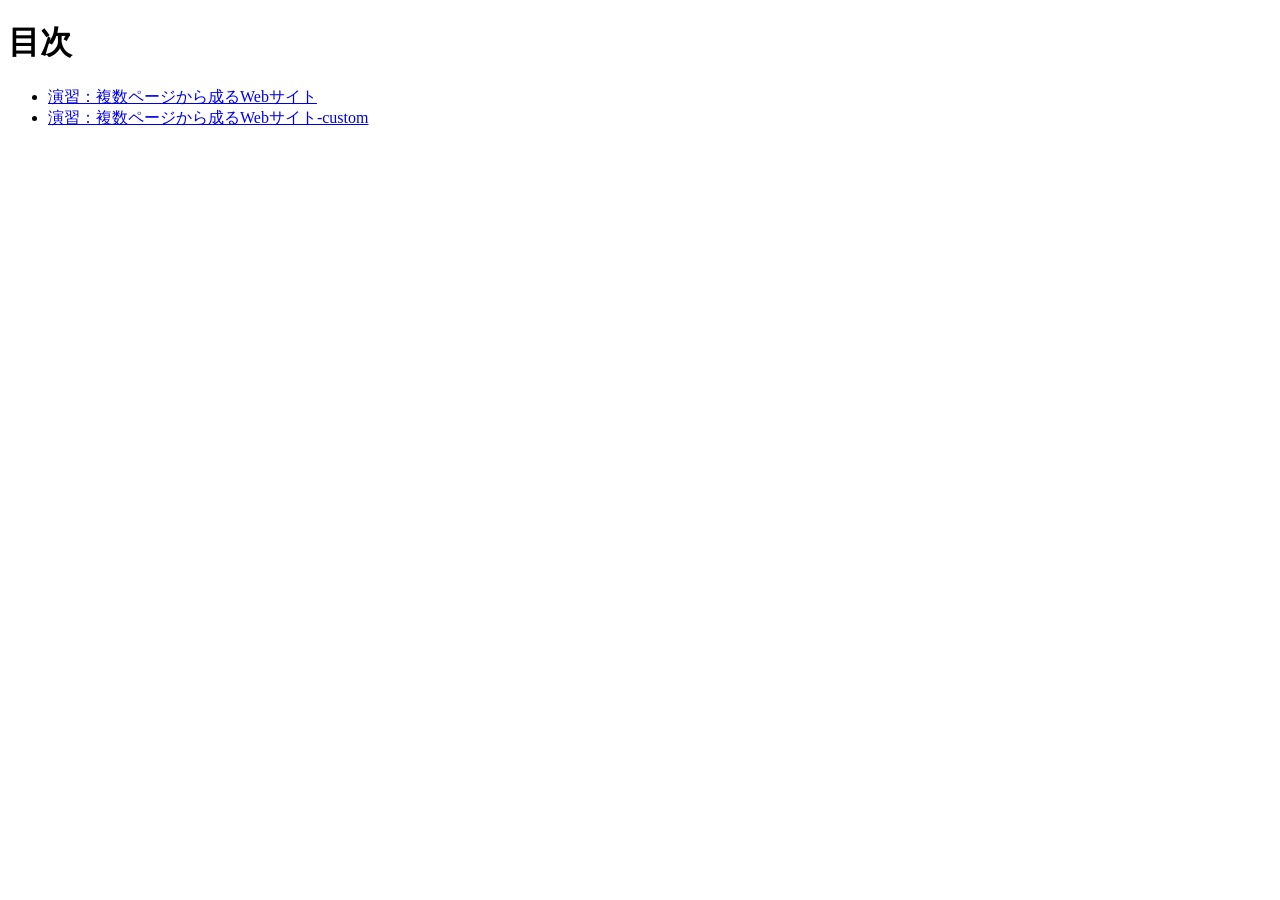
<file: index.html>
<!doctype html>
<html lang="ja">
  <head>
    <meta charset="utf-8">
    <title>20261112-hc</title>
  </head>

  <body>
    <h1>目次</h1>

    <ul>
      <li><a href="id-class/index.html">演習：複数ページから成るWebサイト</a></li>
      <li><a href="id-class/index.html">演習：複数ページから成るWebサイト-custom</a></li>
    </ul>
  </body>
</html>
</file>
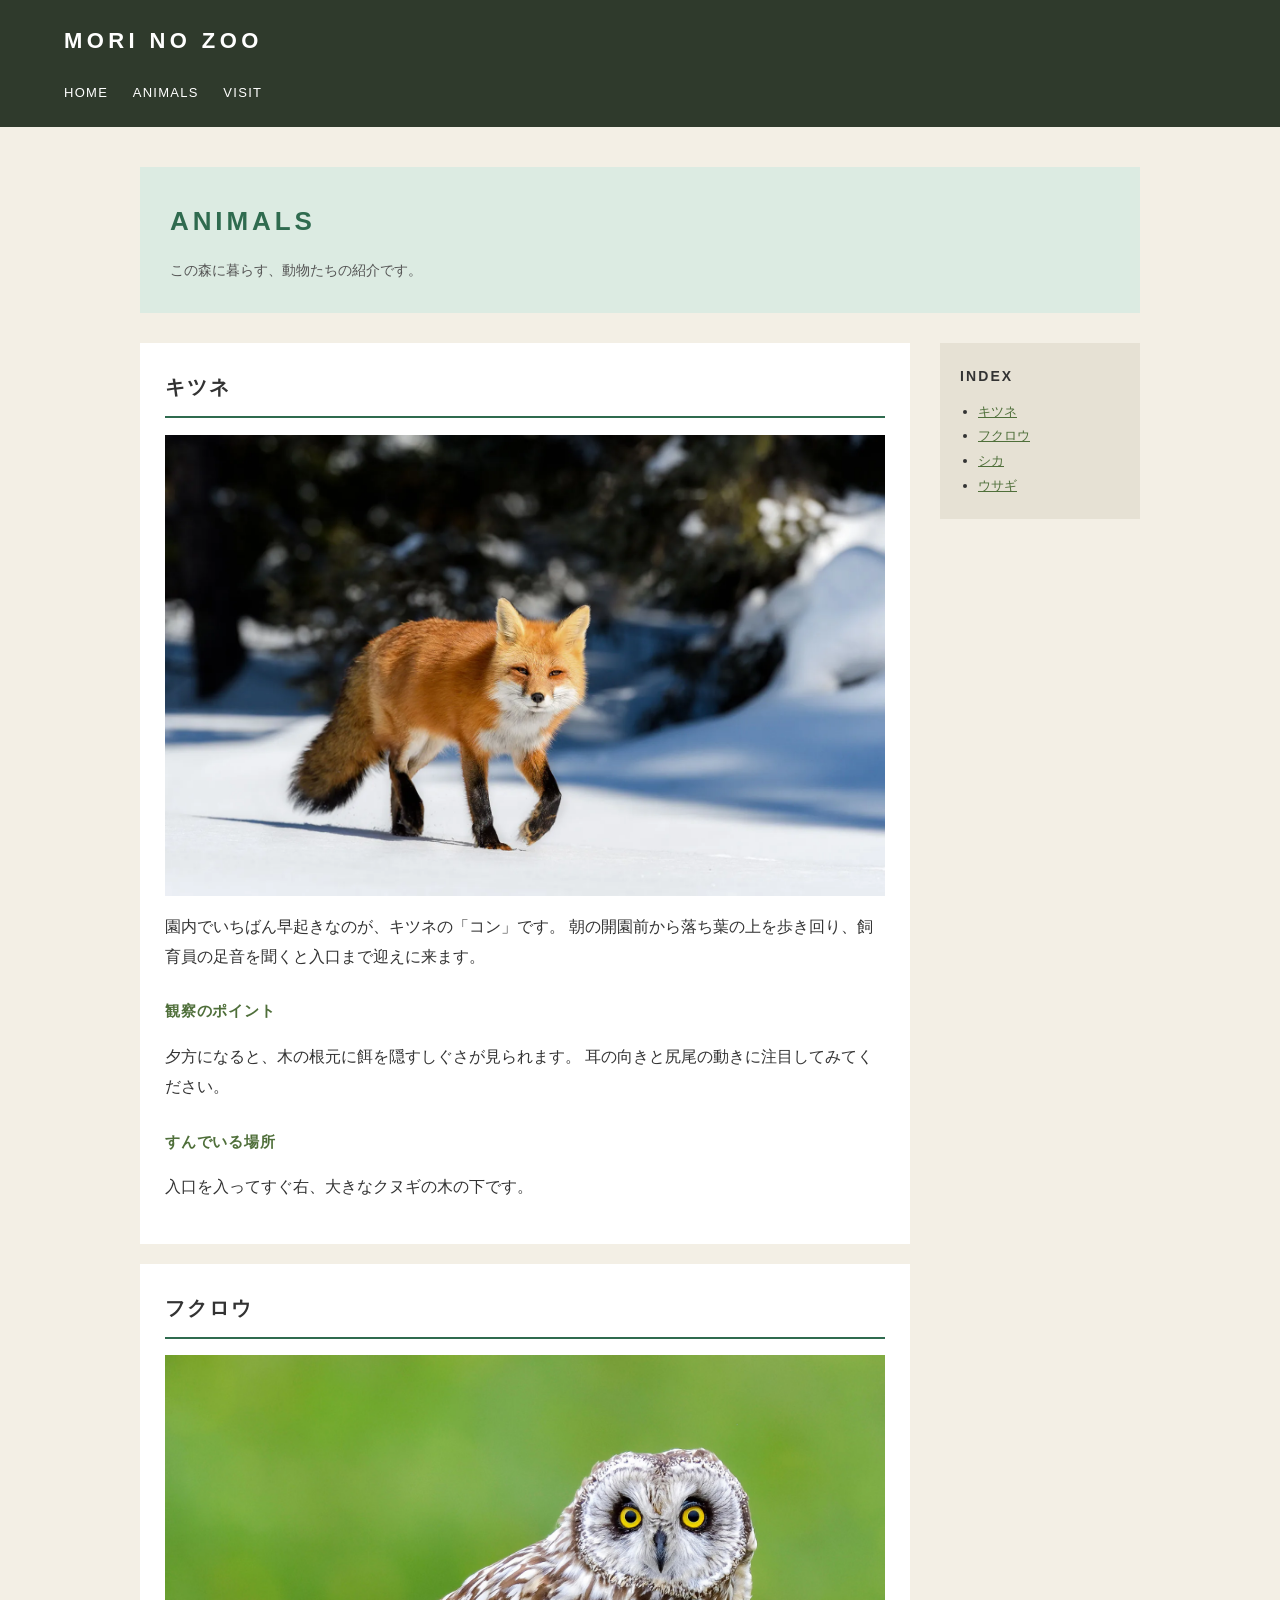
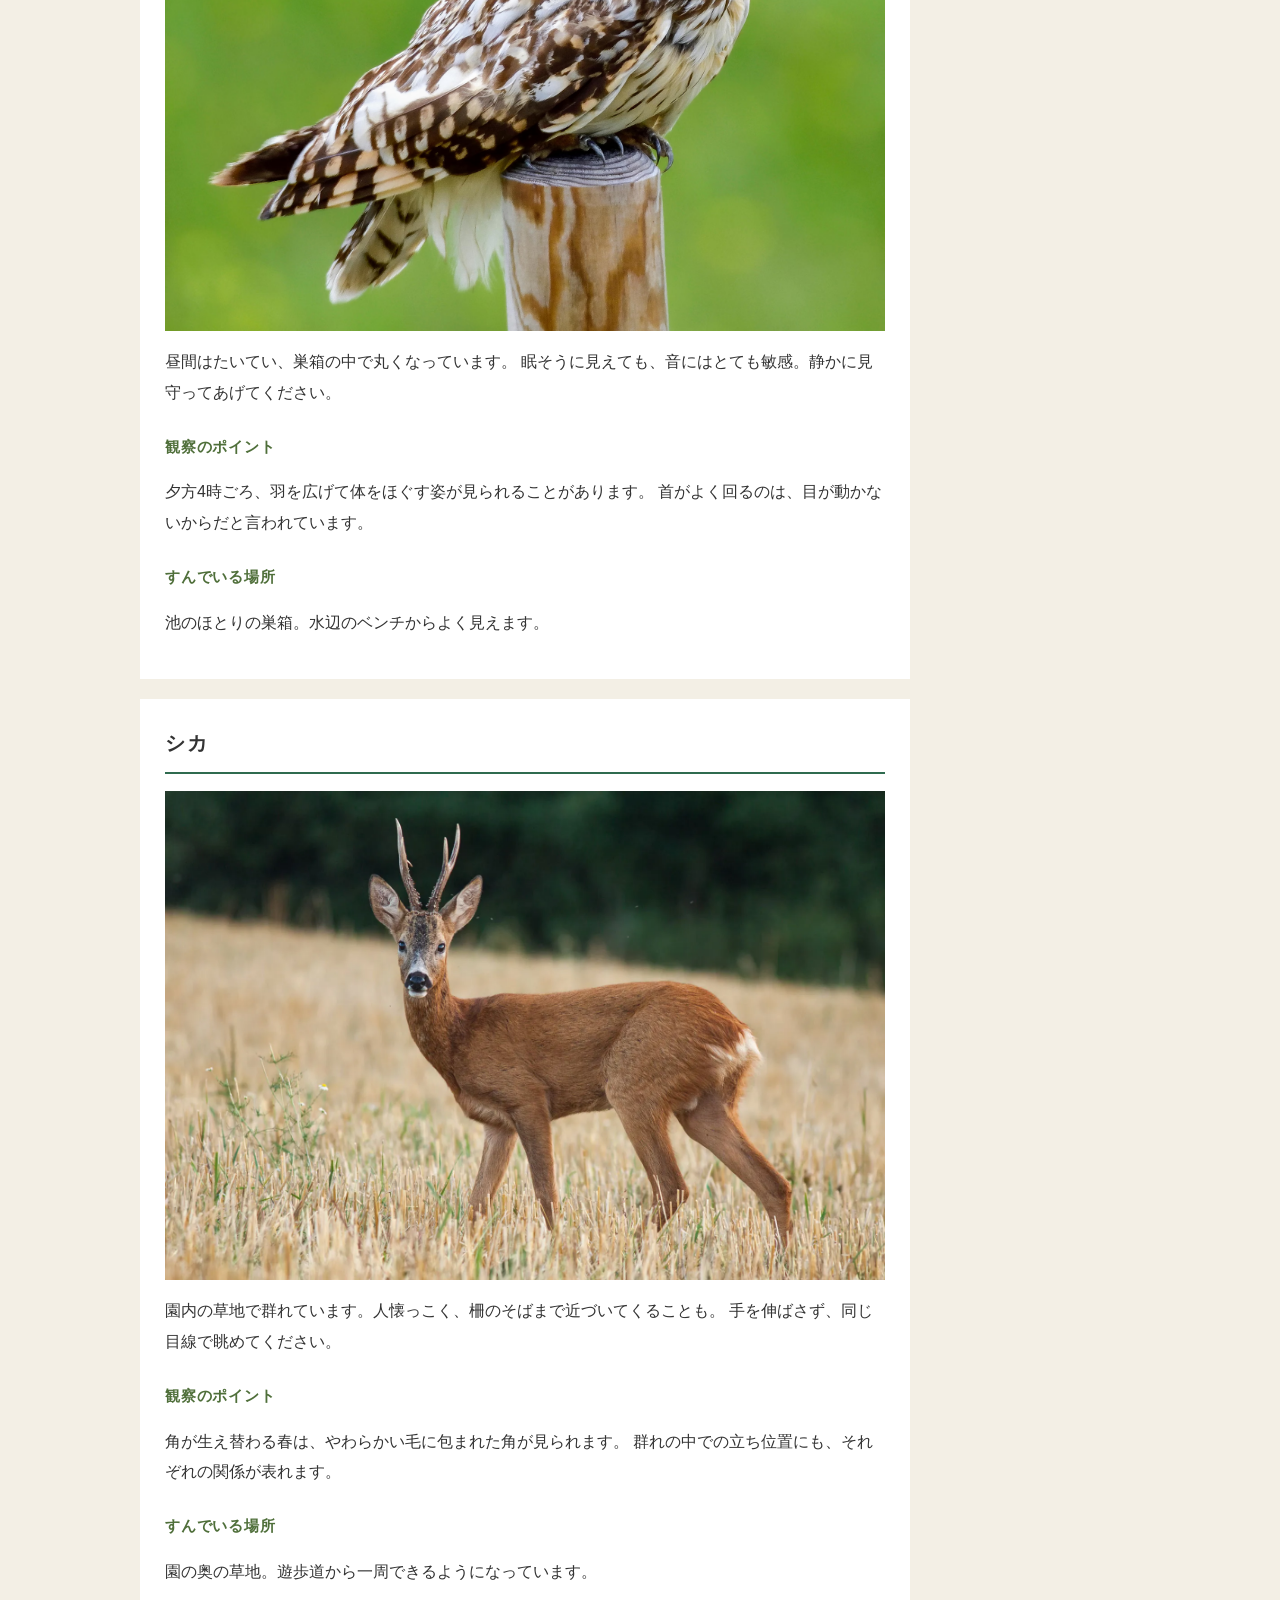
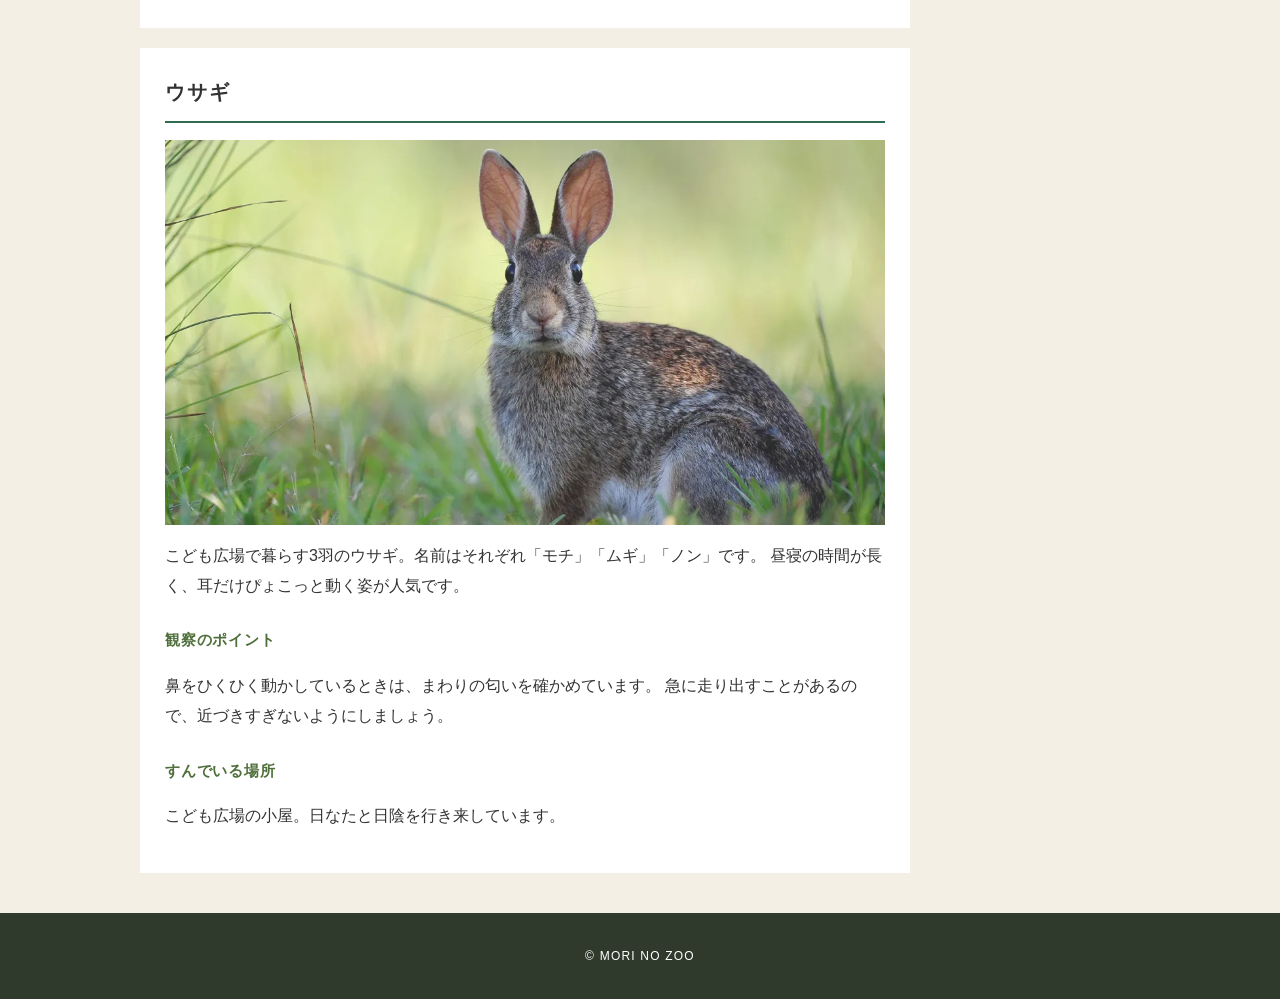
<file: id-class-custom/page01.html>
<!DOCTYPE html>
<html lang="ja">

<head>
  <meta charset="UTF-8">
  <meta name="viewport" content="width=device-width, initial-scale=1.0">
  <title>ANIMALS - 森の動物園</title>
  <link rel="stylesheet" href="style.css">
</head>

<body id="page01" class="lower">
  <header>
    <h1>MORI NO ZOO</h1>
    <nav>
      <a href="index.html">HOME</a>
      <a href="page01.html">ANIMALS</a>
      <a href="page02.html">VISIT</a>
    </nav>
  </header>

  <main>
    <section class="page-heading">
      <h2>ANIMALS</h2>
      <p>この森に暮らす、動物たちの紹介です。</p>
    </section>

    <div class="layout">
      <article>
        <section id="fox">
          <h2>キツネ</h2>
          <img src="img/fox.webp" alt="キツネ">
          <p>園内でいちばん早起きなのが、キツネの「コン」です。
            朝の開園前から落ち葉の上を歩き回り、飼育員の足音を聞くと入口まで迎えに来ます。</p>

          <h3>観察のポイント</h3>
          <p>夕方になると、木の根元に餌を隠すしぐさが見られます。
            耳の向きと尻尾の動きに注目してみてください。</p>

          <h3>すんでいる場所</h3>
          <p>入口を入ってすぐ右、大きなクヌギの木の下です。</p>
        </section>

        <section id="owl">
          <h2>フクロウ</h2>
          <img src="img/owl.avif" alt="フクロウ">
          <p>昼間はたいてい、巣箱の中で丸くなっています。
            眠そうに見えても、音にはとても敏感。静かに見守ってあげてください。</p>

          <h3>観察のポイント</h3>
          <p>夕方4時ごろ、羽を広げて体をほぐす姿が見られることがあります。
            首がよく回るのは、目が動かないからだと言われています。</p>

          <h3>すんでいる場所</h3>
          <p>池のほとりの巣箱。水辺のベンチからよく見えます。</p>
        </section>

        <section id="deer">
          <h2>シカ</h2>
          <img src="img/deer.webp" alt="シカ">
          <p>園内の草地で群れています。人懐っこく、柵のそばまで近づいてくることも。
            手を伸ばさず、同じ目線で眺めてください。</p>

          <h3>観察のポイント</h3>
          <p>角が生え替わる春は、やわらかい毛に包まれた角が見られます。
            群れの中での立ち位置にも、それぞれの関係が表れます。</p>

          <h3>すんでいる場所</h3>
          <p>園の奥の草地。遊歩道から一周できるようになっています。</p>
        </section>

        <section id="rabbit">
          <h2>ウサギ</h2>
          <img src="img/rabbit.webp" alt="ウサギ">
          <p>こども広場で暮らす3羽のウサギ。名前はそれぞれ「モチ」「ムギ」「ノン」です。
            昼寝の時間が長く、耳だけぴょこっと動く姿が人気です。</p>

          <h3>観察のポイント</h3>
          <p>鼻をひくひく動かしているときは、まわりの匂いを確かめています。
            急に走り出すことがあるので、近づきすぎないようにしましょう。</p>

          <h3>すんでいる場所</h3>
          <p>こども広場の小屋。日なたと日陰を行き来しています。</p>
        </section>
      </article>

      <aside>
        <h2>INDEX</h2>
        <ul>
          <li><a href="#fox">キツネ</a></li>
          <li><a href="#owl">フクロウ</a></li>
          <li><a href="#deer">シカ</a></li>
          <li><a href="#rabbit">ウサギ</a></li>
        </ul>
      </aside>
    </div>
  </main>

  <footer>
    <p>&copy; MORI NO ZOO</p>
  </footer>
</body>

</html>
</file>
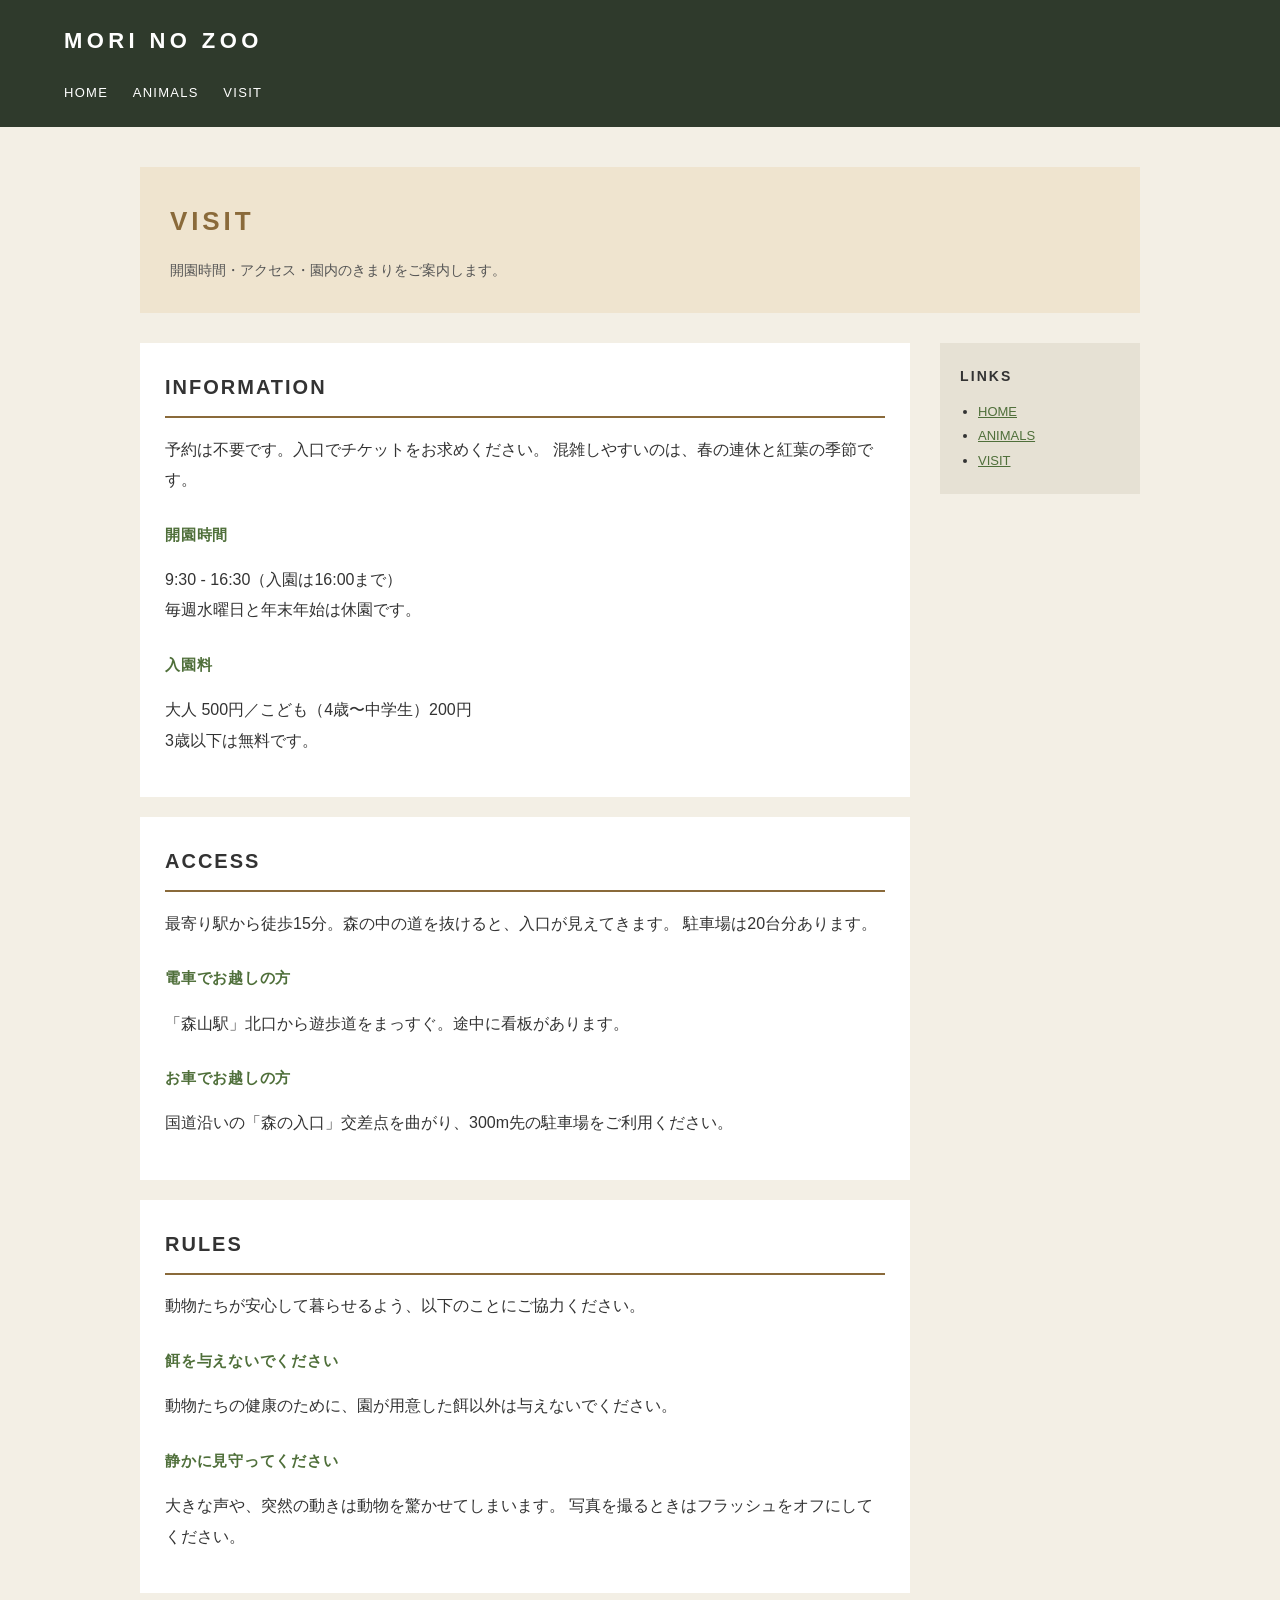
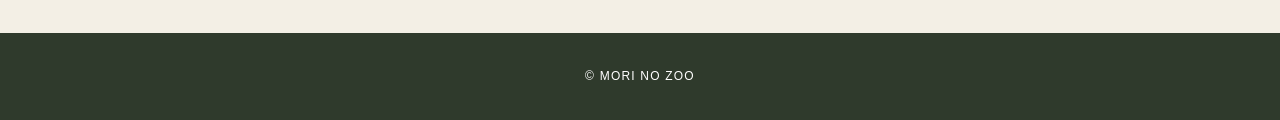
<file: id-class-custom/page02.html>
<!DOCTYPE html>
<html lang="ja">

<head>
  <meta charset="UTF-8">
  <meta name="viewport" content="width=device-width, initial-scale=1.0">
  <title>VISIT - 森の動物園</title>
  <link rel="stylesheet" href="style.css">
</head>

<body id="page02" class="lower">
  <header>
    <h1>MORI NO ZOO</h1>
    <nav>
      <a href="index.html">HOME</a>
      <a href="page01.html">ANIMALS</a>
      <a href="page02.html">VISIT</a>
    </nav>
  </header>

  <main>
    <section class="page-heading">
      <h2>VISIT</h2>
      <p>開園時間・アクセス・園内のきまりをご案内します。</p>
    </section>

    <div class="layout">
      <article>
        <section>
          <h2>INFORMATION</h2>
          <p>予約は不要です。入口でチケットをお求めください。
            混雑しやすいのは、春の連休と紅葉の季節です。</p>

          <h3>開園時間</h3>
          <p>9:30 - 16:30（入園は16:00まで）<br>
            毎週水曜日と年末年始は休園です。</p>

          <h3>入園料</h3>
          <p>大人 500円／こども（4歳〜中学生）200円<br>
            3歳以下は無料です。</p>
        </section>

        <section>
          <h2>ACCESS</h2>
          <p>最寄り駅から徒歩15分。森の中の道を抜けると、入口が見えてきます。
            駐車場は20台分あります。</p>

          <h3>電車でお越しの方</h3>
          <p>「森山駅」北口から遊歩道をまっすぐ。途中に看板があります。</p>

          <h3>お車でお越しの方</h3>
          <p>国道沿いの「森の入口」交差点を曲がり、300m先の駐車場をご利用ください。</p>
        </section>

        <section>
          <h2>RULES</h2>
          <p>動物たちが安心して暮らせるよう、以下のことにご協力ください。</p>

          <h3>餌を与えないでください</h3>
          <p>動物たちの健康のために、園が用意した餌以外は与えないでください。</p>

          <h3>静かに見守ってください</h3>
          <p>大きな声や、突然の動きは動物を驚かせてしまいます。
            写真を撮るときはフラッシュをオフにしてください。</p>
        </section>
      </article>

      <aside>
        <h2>LINKS</h2>
        <ul>
          <li><a href="index.html">HOME</a></li>
          <li><a href="page01.html">ANIMALS</a></li>
          <li><a href="page02.html">VISIT</a></li>
        </ul>
      </aside>
    </div>
  </main>

  <footer>
    <p>&copy; MORI NO ZOO</p>
  </footer>
</body>

</html>
</file>
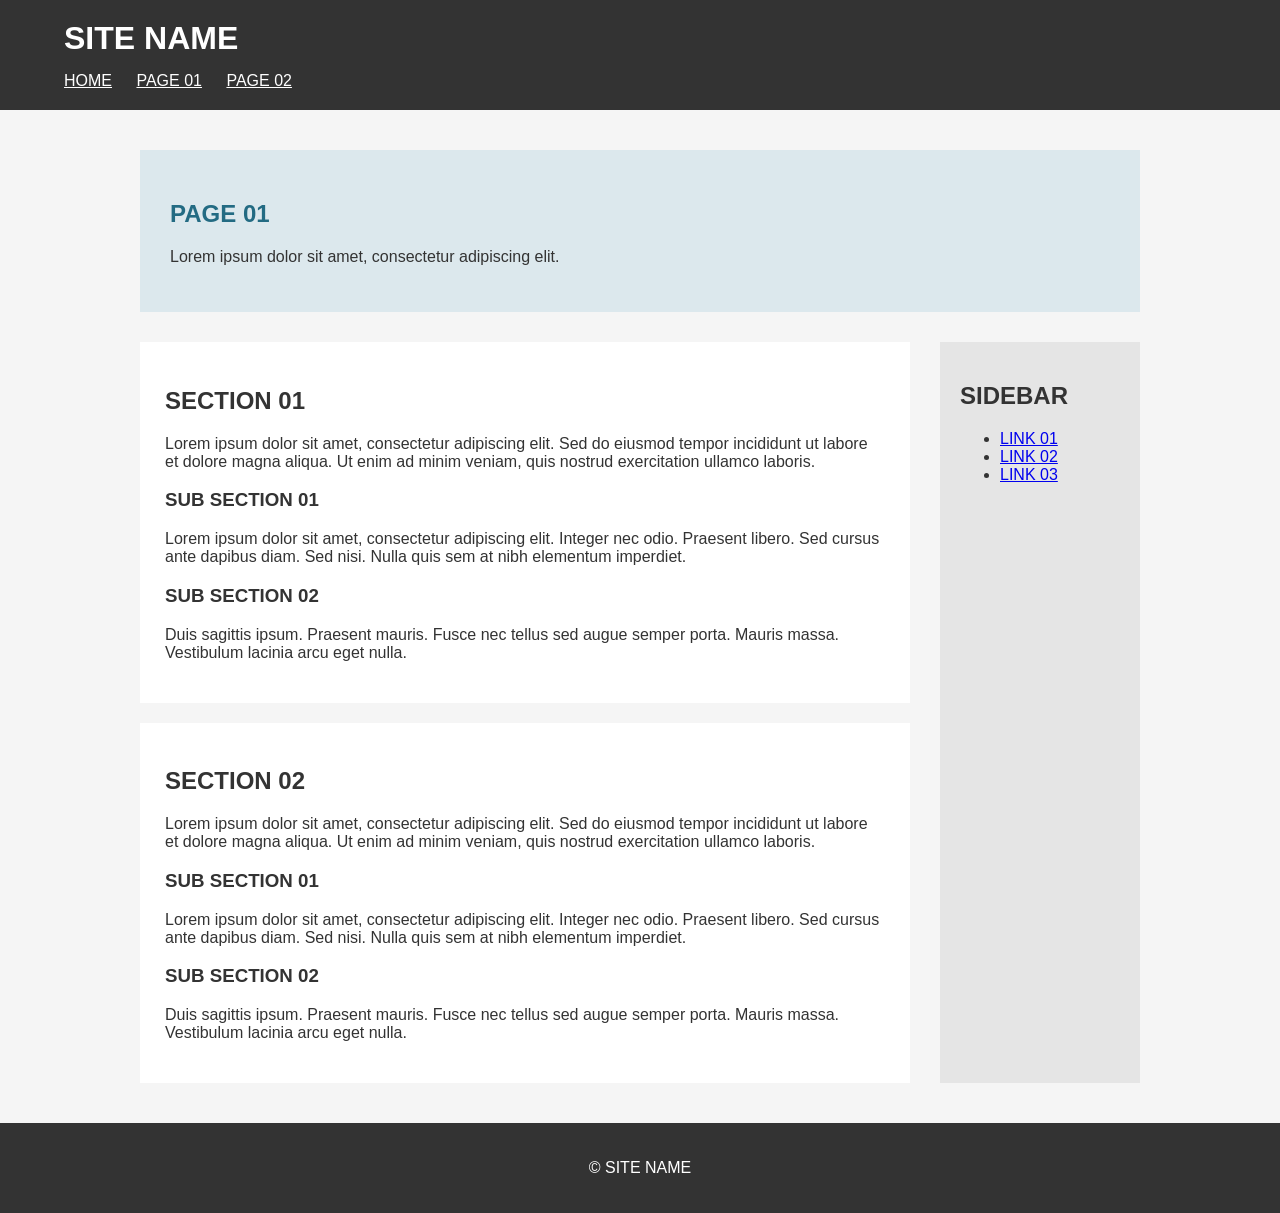
<file: id-class/page01.html>
<!DOCTYPE html>
<html lang="ja">

<head>
  <meta charset="UTF-8">
  <title>PAGE 01</title>
  <link rel="stylesheet" href="style.css">
</head>

<body id="page01" class="lower">
  <header>
    <h1>SITE NAME</h1>
    <nav>
      <a href="index.html">HOME</a>
      <a href="page01.html">PAGE 01</a>
      <a href="page02.html">PAGE 02</a>
    </nav>
  </header>

  <main>
    <section class="page-heading">
      <h2>PAGE 01</h2>
      <p>Lorem ipsum dolor sit amet, consectetur adipiscing elit.</p>
    </section>

    <div class="layout">
      <article>
        <section>
          <h2>SECTION 01</h2>
          <p>Lorem ipsum dolor sit amet, consectetur adipiscing elit.
            Sed do eiusmod tempor incididunt ut labore et dolore magna aliqua.
            Ut enim ad minim veniam, quis nostrud exercitation ullamco laboris.</p>

          <h3>SUB SECTION 01</h3>
          <p>Lorem ipsum dolor sit amet, consectetur adipiscing elit.
            Integer nec odio. Praesent libero. Sed cursus ante dapibus diam.
            Sed nisi. Nulla quis sem at nibh elementum imperdiet.</p>

          <h3>SUB SECTION 02</h3>
          <p>Duis sagittis ipsum. Praesent mauris. Fusce nec tellus sed augue
            semper porta. Mauris massa. Vestibulum lacinia arcu eget nulla.</p>
        </section>

        <section>
          <h2>SECTION 02</h2>
          <p>Lorem ipsum dolor sit amet, consectetur adipiscing elit.
            Sed do eiusmod tempor incididunt ut labore et dolore magna aliqua.
            Ut enim ad minim veniam, quis nostrud exercitation ullamco laboris.</p>

          <h3>SUB SECTION 01</h3>
          <p>Lorem ipsum dolor sit amet, consectetur adipiscing elit.
            Integer nec odio. Praesent libero. Sed cursus ante dapibus diam.
            Sed nisi. Nulla quis sem at nibh elementum imperdiet.</p>

          <h3>SUB SECTION 02</h3>
          <p>Duis sagittis ipsum. Praesent mauris. Fusce nec tellus sed augue
            semper porta. Mauris massa. Vestibulum lacinia arcu eget nulla.</p>
        </section>
      </article>

      <aside>
        <h2>SIDEBAR</h2>
        <ul>
          <li><a href="#">LINK 01</a></li>
          <li><a href="#">LINK 02</a></li>
          <li><a href="#">LINK 03</a></li>
        </ul>
      </aside>
    </div><!-- /.layout -->
  </main>

  <footer>
    <p>&copy; SITE NAME</p>
  </footer>
</body>

</html>
</file>
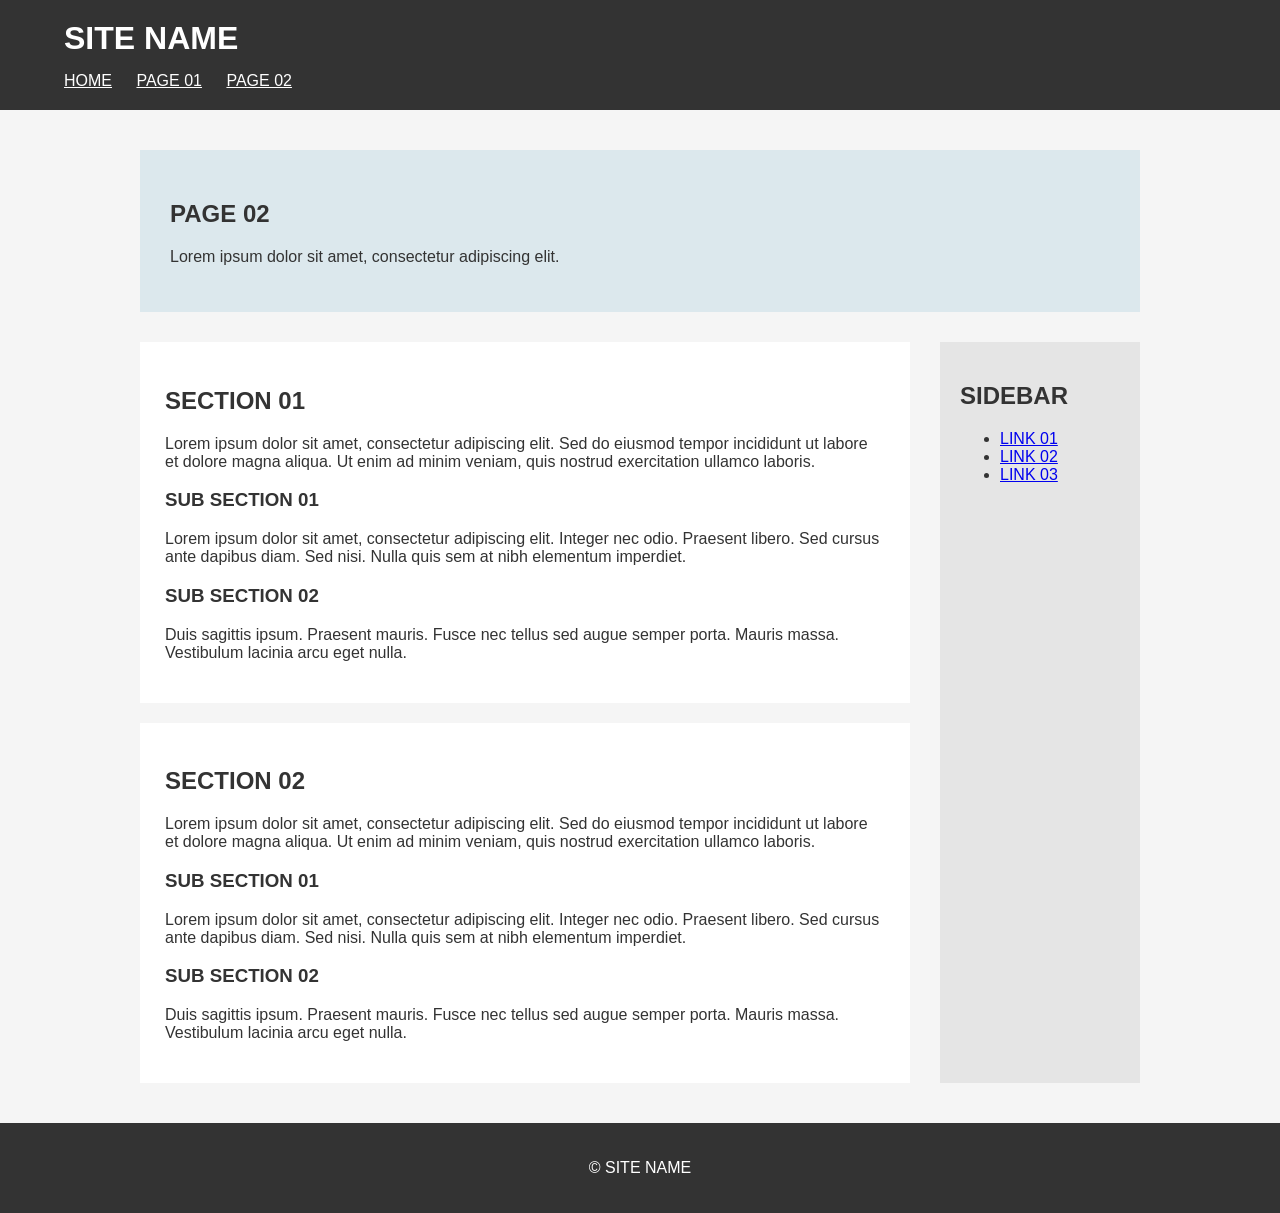
<file: id-class/page02.html>
<!DOCTYPE html>
<html lang="ja">

<head>
  <meta charset="UTF-8">
  <title>PAGE 02</title>
  <link rel="stylesheet" href="style.css">
</head>

<body id="page02" class="lower">
  <header>
    <h1>SITE NAME</h1>
    <nav>
      <a href="index.html">HOME</a>
      <a href="page01.html">PAGE 01</a>
      <a href="page02.html">PAGE 02</a>
    </nav>
  </header>

  <main>
    <section class="page-heading">
      <h2>PAGE 02</h2>
      <p>Lorem ipsum dolor sit amet, consectetur adipiscing elit.</p>
    </section>

    <div class="layout">
      <article>
        <section>
          <h2>SECTION 01</h2>
          <p>Lorem ipsum dolor sit amet, consectetur adipiscing elit.
            Sed do eiusmod tempor incididunt ut labore et dolore magna aliqua.
            Ut enim ad minim veniam, quis nostrud exercitation ullamco laboris.</p>

          <h3>SUB SECTION 01</h3>
          <p>Lorem ipsum dolor sit amet, consectetur adipiscing elit.
            Integer nec odio. Praesent libero. Sed cursus ante dapibus diam.
            Sed nisi. Nulla quis sem at nibh elementum imperdiet.</p>

          <h3>SUB SECTION 02</h3>
          <p>Duis sagittis ipsum. Praesent mauris. Fusce nec tellus sed augue
            semper porta. Mauris massa. Vestibulum lacinia arcu eget nulla.</p>
        </section>

        <section>
          <h2>SECTION 02</h2>
          <p>Lorem ipsum dolor sit amet, consectetur adipiscing elit.
            Sed do eiusmod tempor incididunt ut labore et dolore magna aliqua.
            Ut enim ad minim veniam, quis nostrud exercitation ullamco laboris.</p>

          <h3>SUB SECTION 01</h3>
          <p>Lorem ipsum dolor sit amet, consectetur adipiscing elit.
            Integer nec odio. Praesent libero. Sed cursus ante dapibus diam.
            Sed nisi. Nulla quis sem at nibh elementum imperdiet.</p>

          <h3>SUB SECTION 02</h3>
          <p>Duis sagittis ipsum. Praesent mauris. Fusce nec tellus sed augue
            semper porta. Mauris massa. Vestibulum lacinia arcu eget nulla.</p>
        </section>
      </article>

      <aside>
        <h2>SIDEBAR</h2>
        <ul>
          <li><a href="#">LINK 01</a></li>
          <li><a href="#">LINK 02</a></li>
          <li><a href="#">LINK 03</a></li>
        </ul>
      </aside>
    </div><!-- /.layout -->
  </main>

  <footer>
    <p>&copy; SITE NAME</p>
  </footer>
</body>

</html>
</file>
<file: id-class-custom/style.css>
@charset "utf-8";

* {
  box-sizing: border-box;
}

body {
  margin: 0;
  font-family: "Helvetica Neue", "Hiragino Sans", "Noto Sans JP", sans-serif;
  color: #333;
  line-height: 1.9;
  background: #f6f3ec;
}

main {
  width: 90%;
  max-width: 1000px;
  margin: 40px auto;
}

a {
  color: #4f6f3a;
}

img {
  display: block;
  max-width: 100%;
  height: auto;
}

header {
  padding: 20px 5%;
  background: #2f3a2c;
  color: #fff;
}

header h1 {
  margin: 0 0 15px;
  font-size: 22px;
  letter-spacing: 0.2em;
}

nav a {
  margin-right: 20px;
  color: #fff;
  text-decoration: none;
  font-size: 13px;
  letter-spacing: 0.1em;
}

nav a:hover {
  color: #c9d6b8;
  text-decoration: underline;
}

footer {
  padding: 20px;
  background: #2f3a2c;
  color: #fff;
  text-align: center;
  font-size: 12px;
  letter-spacing: 0.1em;
}

#home .main-visual {
  position: relative;
  text-align: center;
}

#home .main-visual img {
  width: 100%;
  height: auto;
  object-fit: contain;
}

#home .main-visual h2 {
  margin-top: 20px;
  font-size: 30px;
  letter-spacing: 0.08em;
}

#home .main-visual p {
  margin: 0;
  font-size: 14px;
  color: #666;
}

#home .contents {
  margin-top: 40px;
  padding: 30px;
  background: #ece7db;
}

#home .contents h2 {
  margin-top: 0;
  font-size: 18px;
  letter-spacing: 0.15em;
  color: #4f6f3a;
}

#home .contents h3 {
  margin-top: 30px;
  font-size: 15px;
  letter-spacing: 0.05em;
}

#home .contents a {
  display: inline-block;
  margin-top: 20px;
  padding: 12px 30px;
  background: #2f3a2c;
  color: #fff;
  text-decoration: none;
  font-size: 13px;
  letter-spacing: 0.15em;
}

#home .contents a:hover {
  background: #4f6f3a;
}

.lower {
  background: #f3efe5;
}

.lower .page-heading {
  padding: 30px;
  background: #dfe6d2;
}

.lower .page-heading h2 {
  margin: 0;
  font-size: 26px;
  letter-spacing: 0.15em;
}

.lower .page-heading p {
  margin: 10px 0 0;
  font-size: 14px;
  color: #555;
}

.lower .layout {
  display: flex;
  gap: 30px;
  margin-top: 30px;
}

.lower article {
  flex: 1;
  min-width: 0;
}

.lower article section {
  margin-bottom: 20px;
  padding: 25px;
  background: #fff;
  overflow: hidden;
}

.lower article section:last-of-type {
  margin-bottom: 0;
}

.lower article section h2 {
  margin-top: 0;
  padding-bottom: 10px;
  border-bottom: 2px solid #2f3a2c;
  font-size: 20px;
  letter-spacing: 0.1em;
}

.lower article section h3 {
  margin-top: 25px;
  font-size: 15px;
  letter-spacing: 0.05em;
  color: #4f6f3a;
}

.lower article img {
  width: 100%;
  height: auto;
  margin: 5px 0 15px;
  object-fit: contain;
}

.lower aside {
  width: 200px;
  padding: 20px;
  background: #e6e1d4;
  align-self: flex-start;
}

.lower aside h2 {
  margin: 0 0 10px;
  font-size: 14px;
  letter-spacing: 0.15em;
}

.lower aside h2 + h2 {
  margin-top: 25px;
}

.lower aside ul {
  margin: 0;
  padding-left: 18px;
  font-size: 13px;
}

.lower aside p {
  margin: 0;
  font-size: 13px;
  color: #555;
}

#page01 .page-heading h2 {
  color: #2f6b4f;
}

#page01 .page-heading {
  background: #dcebe2;
}

#page01 article section h2 {
  border-bottom-color: #2f6b4f;
}

#page02 .page-heading h2 {
  color: #8a6a3a;
}

#page02 .page-heading {
  background: #efe4cf;
}

#page02 article section h2 {
  border-bottom-color: #8a6a3a;
}

@media (max-width: 720px) {
  #home .main-visual h2 {
    font-size: 22px;
  }

  .lower .layout {
    flex-direction: column;
  }

  .lower aside {
    width: 100%;
  }
}
</file>
<file: id-class/style.css>
@charset "utf-8";


* {
  box-sizing: border-box;
}

body {
  margin: 0;
  font-family: sans-serif;
  color: #333;
}

main {
  width: 90%;
  max-width: 1000px;
  margin: 40px auto;
}


header {
  padding: 20px 5%;
  background: #333;
  color: #fff;
}

header h1 {
  margin: 0 0 15px;
}

nav a {
  margin-right: 20px;
  color: #fff;
}

footer {
  padding: 20px;
  background: #333;
  color: #fff;
  text-align: center;
}



#home .main-visual {
  position: relative;
  text-align: center;
}

#home .main-visual img {
  width: 100%;
  height: 400px;
  object-fit: cover;
}

#home .main-visual h2 {
  margin-top: 20px;
}


#home .contents {
  margin-top: 40px;
  padding: 30px;
  background: #f0f0f0;
}


.lower {
  background: #f5f5f5;
}

.lower .page-heading {
  padding: 30px;
  background: #dce8ed;
}

.lower .layout {
  display: flex;
  gap: 30px;
  margin-top: 30px;
}

.lower article {
  flex: 1;
}

.lower article section {
  margin-bottom: 20px;
  padding: 25px;
  background: #fff;
}

.lower article section:last-of-type {
  margin-bottom: 0;
}

.lower aside {
  width: 200px;
  padding: 20px;
  background: #e5e5e5;
}


#page01 .page-heading h2 {
  color: #236b83;
}
</file>
